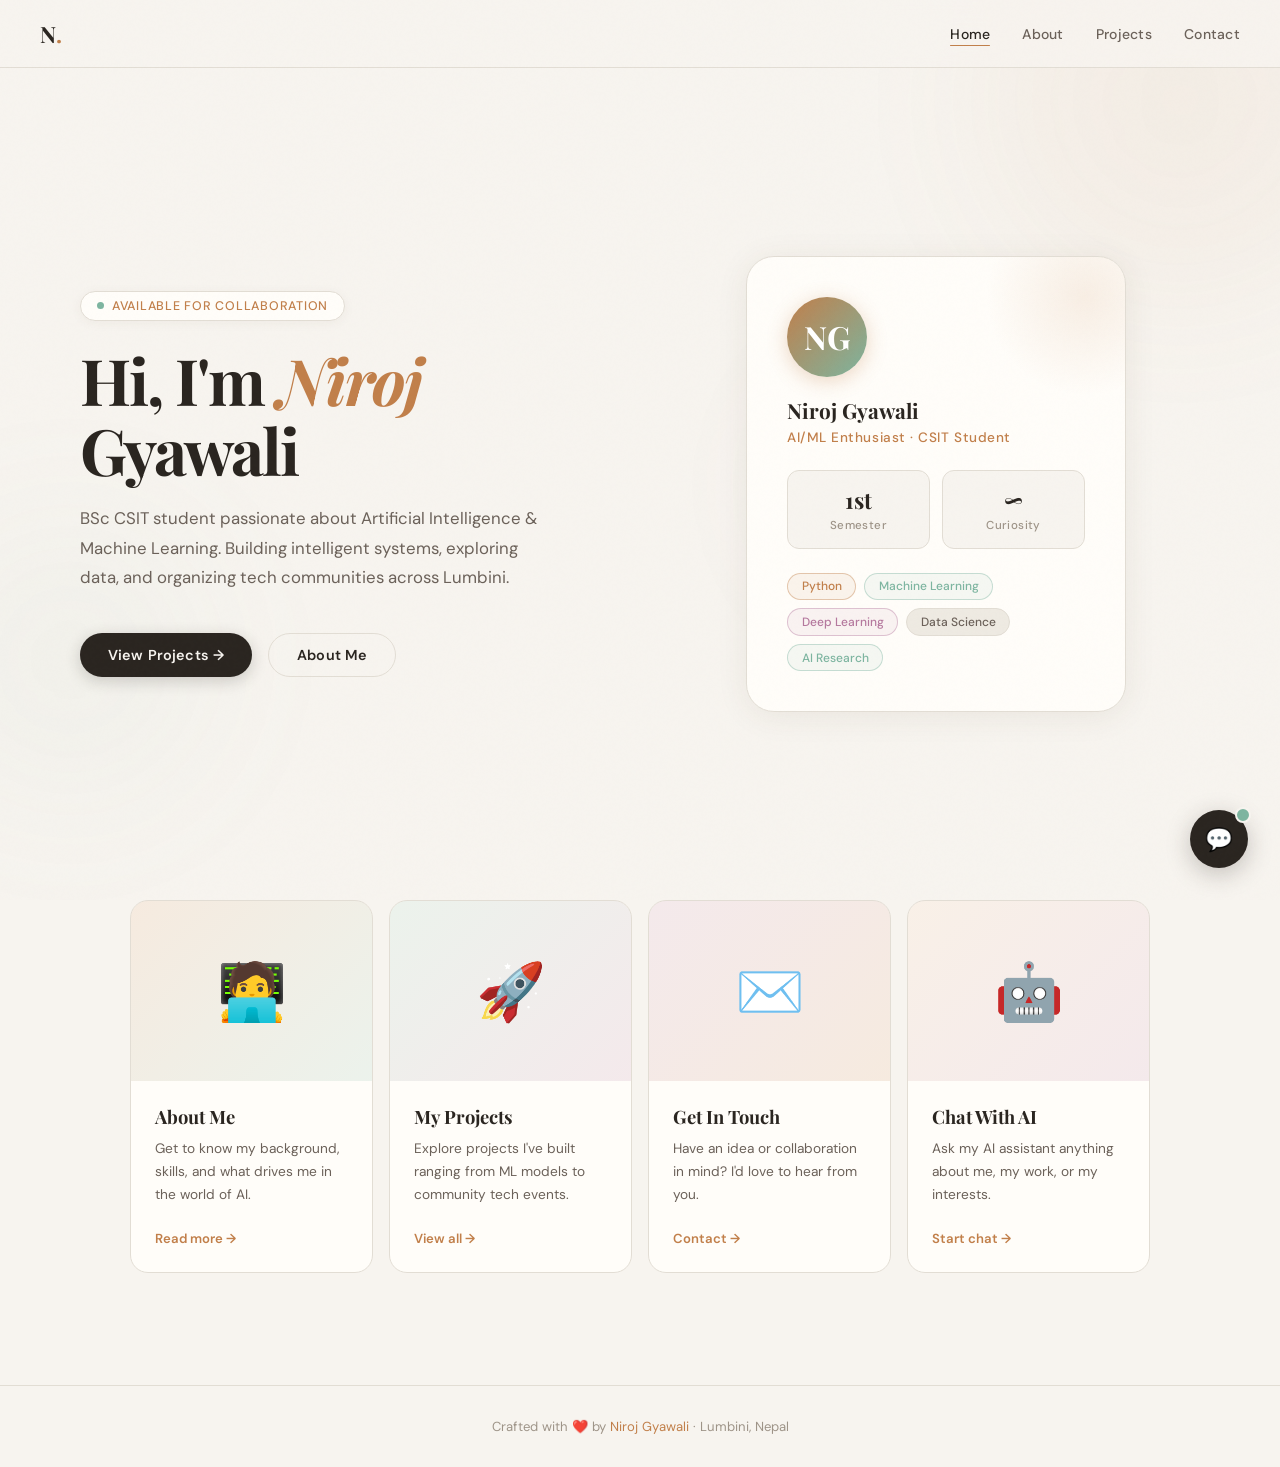
<file: index.html>
<!DOCTYPE html>
<html lang="en">
<head>
  <meta charset="UTF-8" />
  <meta name="viewport" content="width=device-width, initial-scale=1.0"/>
  <title>Niroj Gyawali — AI & Data Science</title>
  <link rel="stylesheet" href="styles.css"/>
</head>
<body>

<!-- AMBIENT ORBS -->
<div class="orbs">
  <div class="orb orb1"></div>
  <div class="orb orb2"></div>
  <div class="orb orb3"></div>
</div>

<!-- NAV -->
<nav id="navbar">
  <a href="#" class="nav-logo" onclick="showPage('home')">N<span>.</span></a>
  <ul class="nav-links">
    <li><a href="#" onclick="showPage('home')" data-page="home" class="active">Home</a></li>
    <li><a href="#" onclick="showPage('about')" data-page="about">About</a></li>
    <li><a href="#" onclick="showPage('projects')" data-page="projects">Projects</a></li>
    <li><a href="#" onclick="showPage('contact')" data-page="contact">Contact</a></li>
  </ul>
</nav>

<!-- ════════════════ HOME PAGE ════════════════ -->
<div id="page-home" class="page active">
  <div class="hero">
    <div class="hero-left">
      <div class="hero-badge">
        <span class="dot"></span>
        Available for collaboration
      </div>
      <h1 class="hero-title">
        Hi, I'm <em>Niroj</em><br/>
        Gyawali
      </h1>
      <p class="hero-desc">
        BSc CSIT student passionate about Artificial Intelligence & Machine Learning. 
        Building intelligent systems, exploring data, and organizing tech communities 
        across Lumbini.
      </p>
      <div class="hero-actions">
        <button class="btn btn-primary" onclick="showPage('projects')">
          View Projects →
        </button>
        <button class="btn btn-outline" onclick="showPage('about')">
          About Me
        </button>
      </div>
    </div>

    <div class="hero-visual">
      <div class="hero-card">
        <div class="avatar">NG</div>
        <h3>Niroj Gyawali</h3>
        <div class="role">AI/ML Enthusiast · CSIT Student</div>
        <div class="stat-row">
          <div class="stat">
            <div class="stat-num">1st</div>
            <div class="stat-label">Semester</div>
          </div>
          <div class="stat">
            <div class="stat-num">∞</div>
            <div class="stat-label">Curiosity</div>
          </div>
        </div>
        <div class="skill-chips">
          <span class="chip warm">Python</span>
          <span class="chip green">Machine Learning</span>
          <span class="chip purple">Deep Learning</span>
          <span class="chip">Data Science</span>
          <span class="chip green">AI Research</span>
        </div>
      </div>
    </div>
  </div>

  <!-- Scroll hint cards -->
  <div class="section" style="padding-top:0">
    <div style="display:grid;grid-template-columns:repeat(auto-fill,minmax(220px,1fr));gap:1rem;">
      <div class="project-card" onclick="showPage('about')" style="cursor:pointer">
        <div class="project-thumb t1">🧑‍💻</div>
        <div class="project-body">
          <h3>About Me</h3>
          <p>Get to know my background, skills, and what drives me in the world of AI.</p>
          <span class="project-link">Read more →</span>
        </div>
      </div>
      <div class="project-card" onclick="showPage('projects')">
        <div class="project-thumb t2">🚀</div>
        <div class="project-body">
          <h3>My Projects</h3>
          <p>Explore projects I've built ranging from ML models to community tech events.</p>
          <span class="project-link">View all →</span>
        </div>
      </div>
      <div class="project-card" onclick="showPage('contact')">
        <div class="project-thumb t3">✉️</div>
        <div class="project-body">
          <h3>Get In Touch</h3>
          <p>Have an idea or collaboration in mind? I'd love to hear from you.</p>
          <span class="project-link">Contact →</span>
        </div>
      </div>
      <div class="project-card" onclick="openChat()">
        <div class="project-thumb t4">🤖</div>
        <div class="project-body">
          <h3>Chat With AI</h3>
          <p>Ask my AI assistant anything about me, my work, or my interests.</p>
          <span class="project-link">Start chat →</span>
        </div>
      </div>
    </div>
  </div>

  <footer>
    Crafted with ❤️ by <span>Niroj Gyawali</span> · Lumbini, Nepal
  </footer>
</div>

<!-- ════════════════ ABOUT PAGE ════════════════ -->
<div id="page-about" class="page">
  <div class="section">
    <div class="section-label">The Person Behind the Code</div>
    <h2 class="section-title">About Me</h2>
    <p class="section-subtitle">A curious mind, a learner, a builder — driven by the limitless possibilities of AI.</p>

    <div class="about-grid">
      <div>
        <div class="about-card">
          <div class="about-avatar">NG</div>
          <h2>Niroj Gyawali</h2>
          <div class="role-tag">BSc CSIT · 1st Semester</div>
          <ul class="info-list">
            <li><span class="icon">📍</span> <div><strong>Location</strong><br/>Lumbini, Nepal</div></li>
            <li><span class="icon">🎓</span> <div><strong>Education</strong><br/>BSc CSIT — 1st Semester</div></li>
            <li><span class="icon">🔬</span> <div><strong>Interest</strong><br/>AI / ML & IT Projects</div></li>
            <li><span class="icon">🎪</span> <div><strong>Role</strong><br/>Organizer, Lumbini Tech Month</div></li>
            <li><span class="icon">🌐</span> <div><strong>Status</strong><br/>Open to collaboration</div></li>
          </ul>
        </div>
      </div>

      <div class="about-content">
        <h3>Who I Am</h3>
        <p>
          I'm Niroj Gyawali, a first-semester BSc CSIT student with a deep passion for
          Artificial Intelligence and Machine Learning. My journey into tech started with
          curiosity — wondering how machines can learn, think, and solve real-world problems.
        </p>
        <p>
          Beyond academics, I'm actively involved in building and nurturing a tech community
          in Lumbini. As an organizer of <strong>Lumbini Tech Month</strong>, I help connect
          students and professionals with learning opportunities in various IT fields.
        </p>

        <h3>Skills & Technologies</h3>
        <div class="skills-grid">
          <div class="skill-item">
            <div class="skill-name"><span>Python</span><span>85%</span></div>
            <div class="skill-bar"><div class="skill-fill" style="width:85%"></div></div>
          </div>
          <div class="skill-item">
            <div class="skill-name"><span>Machine Learning</span><span>75%</span></div>
            <div class="skill-bar"><div class="skill-fill" style="width:75%"></div></div>
          </div>
          <div class="skill-item">
            <div class="skill-name"><span>Data Analysis</span><span>70%</span></div>
            <div class="skill-bar"><div class="skill-fill" style="width:70%"></div></div>
          </div>
          <div class="skill-item">
            <div class="skill-name"><span>Deep Learning</span><span>60%</span></div>
            <div class="skill-bar"><div class="skill-fill" style="width:60%"></div></div>
          </div>
          <div class="skill-item">
            <div class="skill-name"><span>Web Development</span><span>65%</span></div>
            <div class="skill-bar"><div class="skill-fill" style="width:65%"></div></div>
          </div>
          <div class="skill-item">
            <div class="skill-name"><span>Git & GitHub</span><span>72%</span></div>
            <div class="skill-bar"><div class="skill-fill" style="width:72%"></div></div>
          </div>
        </div>

        <h3>My Journey</h3>
        <div class="timeline">
          <div class="timeline-item">
            <div class="timeline-year">2024 — Present</div>
            <h4>BSc CSIT — 1st Semester</h4>
            <p>Started my formal journey in Computer Science & IT, diving deep into programming, data structures, and emerging technologies.</p>
          </div>
          <div class="timeline-item">
            <div class="timeline-year">2024 — Present</div>
            <h4>Organizer · Lumbini Tech Month</h4>
            <p>Co-organizing Lumbini Tech Month — a regional initiative that brings IT learning, workshops, and networking to participants across Lumbini Province.</p>
          </div>
          <div class="timeline-item">
            <div class="timeline-year">2023 — Present</div>
            <h4>Self-Learning AI & ML</h4>
            <p>Independently studying machine learning, neural networks, and data science through online resources, projects, and experimentation.</p>
          </div>
        </div>

        <h3>What Drives Me</h3>
        <p>
          I believe technology, especially AI, has the power to transform lives — particularly
          in communities where access to quality education and resources is limited.
          My goal is to bridge that gap by building tools, sharing knowledge, and creating
          opportunities for others in the tech space.
        </p>
      </div>
    </div>
  </div>
  <footer>Crafted with ❤️ by <span>Niroj Gyawali</span> · Lumbini, Nepal</footer>
</div>

<!-- ════════════════ PROJECTS PAGE ════════════════ -->
<div id="page-projects" class="page">
  <div class="section">
    <div class="projects-header">
      <div class="section-label">What I've Built</div>
      <h2 class="section-title">Projects & Work</h2>
      <p class="section-subtitle">A collection of projects I've built, contributed to, and explored as part of my learning journey.</p>
    </div>

    <div class="projects-grid">
      <div class="project-card">
        <div class="project-thumb t1">🧠</div>
        <div class="project-body">
          <div class="project-tags">
            <span class="project-tag">Python</span>
            <span class="project-tag">ML</span>
          </div>
          <h3>Sentiment Analysis Model</h3>
          <p>A Natural Language Processing project that classifies text sentiment using machine learning techniques and trained on custom datasets.</p>
          <a href="#" class="project-link">View Project →</a>
        </div>
      </div>

      <div class="project-card">
        <div class="project-thumb t2">📊</div>
        <div class="project-body">
          <div class="project-tags">
            <span class="project-tag">Data Science</span>
            <span class="project-tag">Pandas</span>
          </div>
          <h3>Data Visualization Dashboard</h3>
          <p>An interactive dashboard for exploring datasets with clean charts, filters, and real-time analytics built with Python and visualization libraries.</p>
          <a href="#" class="project-link">View Project →</a>
        </div>
      </div>

      <div class="project-card">
        <div class="project-thumb t3">🌐</div>
        <div class="project-body">
          <div class="project-tags">
            <span class="project-tag">Community</span>
            <span class="project-tag">Event Tech</span>
          </div>
          <h3>Lumbini Tech Month</h3>
          <p>Organized and managed the tech infrastructure for Lumbini Tech Month — a regional event empowering students with IT skills and community connections.</p>
          <a href="#" class="project-link">Learn More →</a>
        </div>
      </div>

      <div class="project-card">
        <div class="project-thumb t4">🤖</div>
        <div class="project-body">
          <div class="project-tags">
            <span class="project-tag">AI</span>
            <span class="project-tag">Chatbot</span>
          </div>
          <h3>Personal AI Chatbot</h3>
          <p>An AI-powered chatbot connected to Hugging Face that answers questions about my background, work, and interests in real time.</p>
          <a href="#" class="project-link" onclick="openChat()">Try Chatbot →</a>
        </div>
      </div>

      <div class="project-card" style="border-style:dashed;opacity:0.65">
        <div class="project-thumb t1">➕</div>
        <div class="project-body">
          <div class="project-tags"><span class="project-tag">Coming Soon</span></div>
          <h3>More Projects Loading...</h3>
          <p>Currently working on exciting new projects. Check back soon or reach out to collaborate!</p>
          <a href="#" class="project-link" onclick="showPage('contact')">Collaborate →</a>
        </div>
      </div>
    </div>
  </div>
  <footer>Crafted with ❤️ by <span>Niroj Gyawali</span> · Lumbini, Nepal</footer>
</div>

<!-- ════════════════ CONTACT PAGE ════════════════ -->
<div id="page-contact" class="page">
  <div class="section">
    <div class="section-label">Let's Connect</div>
    <h2 class="section-title">Get In Touch</h2>
    <p class="section-subtitle">Have a project idea, want to collaborate, or just want to say hello? I'm always open to conversations.</p>

    <div class="contact-grid">
      <div class="contact-info">
        <h3>Let's build something together</h3>
        <p>
          Whether you're a fellow student, a developer, or someone curious about AI — 
          I'd love to connect. Drop me a message and I'll get back to you as soon as possible.
        </p>
        <div class="contact-links">
          <a href="mailto:niroj@example.com" class="contact-item">
            <div class="contact-icon">📧</div>
            <div class="contact-item-text">
              <strong>Email</strong>
              <span>niroj@example.com</span>
            </div>
          </a>
          <a href="#" class="contact-item">
            <div class="contact-icon">💼</div>
            <div class="contact-item-text">
              <strong>LinkedIn</strong>
              <span>linkedin.com/in/nirojgyawali</span>
            </div>
          </a>
          <a href="#" class="contact-item">
            <div class="contact-icon">🐙</div>
            <div class="contact-item-text">
              <strong>GitHub</strong>
              <span>github.com/nirojgyawali</span>
            </div>
          </a>
          <a href="#" class="contact-item">
            <div class="contact-icon">🌐</div>
            <div class="contact-item-text">
              <strong>Lumbini Tech Month</strong>
              <span>Lumbini Province, Nepal</span>
            </div>
          </a>
        </div>
      </div>

      <div class="contact-form">
        <h3 style="font-family:'Playfair Display',serif;font-size:1.2rem;margin-bottom:1.5rem;">Send a Message</h3>
        <div class="form-group">
          <label>Your Name</label>
          <input type="text" placeholder="What should I call you?" id="cf-name"/>
        </div>
        <div class="form-group">
          <label>Email Address</label>
          <input type="email" placeholder="your@email.com" id="cf-email"/>
        </div>
        <div class="form-group">
          <label>Subject</label>
          <input type="text" placeholder="What's this about?" id="cf-subject"/>
        </div>
        <div class="form-group">
          <label>Message</label>
          <textarea placeholder="Tell me more..." id="cf-message"></textarea>
        </div>
        <button class="btn btn-primary" style="width:100%;justify-content:center" onclick="sendMessage()">
          Send Message ✉️
        </button>
        <p id="form-status" style="text-align:center;font-size:0.82rem;margin-top:0.75rem;color:var(--accent2);display:none;">
          ✅ Message sent! I'll get back to you soon.
        </p>
      </div>
    </div>
  </div>
  <footer>Crafted with ❤️ by <span>Niroj Gyawali</span> · Lumbini, Nepal</footer>
</div>

<!-- ════════════════ CHATBOT ════════════════ -->
<!-- Chat window is OUTSIDE chatbot-launcher and fixed to viewport -->
<div class="chat-window" id="chatWindow">
  <div class="chat-header">
    <div class="chat-header-avatar">N</div>
    <div class="chat-header-info">
      <strong>Niroj's AI Assistant</strong>
      <span>Powered by AI · Always here</span>
    </div>
    <button class="chat-header-close" onclick="closeChat()">✕</button>
  </div>
  <div class="chat-messages" id="chatMessages">
    <div class="msg bot">
      <div class="msg-avatar">🤖</div>
      <div class="msg-bubble">
        Hi there! 👋 I'm Niroj's AI assistant. Ask me anything about Niroj — his background, skills, projects, or just say hi!
      </div>
    </div>
  </div>
  <div class="suggestions" id="suggestions">
    <span class="suggestion" onclick="suggestMsg(this)">Who is Niroj?</span>
    <span class="suggestion" onclick="suggestMsg(this)">What time is it?</span>
    <span class="suggestion" onclick="suggestMsg(this)">Today's date?</span>
    <span class="suggestion" onclick="suggestMsg(this)">His projects?</span>
  </div>
  <div class="chat-input-area">
    <input type="text" class="chat-input" id="chatInput" placeholder="Ask me anything..." onkeydown="if(event.key==='Enter')sendChat()"/>
    <button class="chat-send" onclick="sendChat()">➤</button>
  </div>
</div>

<div class="chatbot-launcher">
  <button class="chat-toggle" onclick="toggleChat()" id="chatToggle">
    💬
    <span class="badge"></span>
  </button>
</div>

<script>
// ── PAGE NAVIGATION ──
function showPage(name) {
  document.querySelectorAll('.page').forEach(p => p.classList.remove('active'));
  document.getElementById('page-' + name).classList.add('active');
  document.querySelectorAll('.nav-links a').forEach(a => {
    a.classList.toggle('active', a.dataset.page === name);
  });
  window.scrollTo({ top: 0, behavior: 'smooth' });
}

// ── NAVBAR SCROLL ──
window.addEventListener('scroll', () => {
  document.getElementById('navbar').classList.toggle('scrolled', window.scrollY > 20);
});

// ── CONTACT FORM ──
function sendMessage() {
  const name = document.getElementById('cf-name').value;
  const email = document.getElementById('cf-email').value;
  const msg = document.getElementById('cf-message').value;
  if (!name || !email || !msg) { alert('Please fill in all required fields.'); return; }
  const status = document.getElementById('form-status');
  status.style.display = 'block';
  document.getElementById('cf-name').value = '';
  document.getElementById('cf-email').value = '';
  document.getElementById('cf-subject').value = '';
  document.getElementById('cf-message').value = '';
}

// ── CHATBOT ──
let chatOpen = false;

function toggleChat() {
  chatOpen = !chatOpen;
  const win = document.getElementById('chatWindow');
  const btn = document.getElementById('chatToggle');
  win.classList.toggle('open', chatOpen);
  btn.innerHTML = chatOpen ? '✕<span class="badge"></span>' : '💬<span class="badge"></span>';
  if (chatOpen) document.getElementById('chatInput').focus();
}
function openChat() {
  if (!chatOpen) toggleChat();
}
function closeChat() {
  if (chatOpen) toggleChat();
}

function suggestMsg(el) {
  document.getElementById('chatInput').value = el.textContent;
  sendChat();
}

// Navigation keywords
const navKeywords = {
  about: ['about', 'niroj', 'who is', 'background', 'person', 'biography', 'lumbini tech month'],
  projects: ['project', 'built', 'work', 'portfolio', 'code'],
  contact: ['contact', 'email', 'reach', 'connect', 'message']
};

// AI Knowledge base about Niroj
const knowledge = {
  niroj: "Niroj Gyawali is a first-semester BSc CSIT student passionate about Artificial Intelligence and Machine Learning. He's from Lumbini, Nepal, and is actively involved in tech community building.",
  skills: "Niroj is skilled in Python, Machine Learning, Deep Learning, Data Science, and Web Development. He's currently expanding his knowledge in AI/ML and data-driven projects.",
  education: "Niroj is currently in the 1st semester of BSc CSIT (Bachelor of Science in Computer Science and Information Technology).",
  lumbini: "Niroj is an organizer of Lumbini Tech Month — a regional tech initiative in Lumbini Province, Nepal, where participants learn different IT-related courses and skills.",
  projects: "Niroj has worked on a Sentiment Analysis Model, Data Visualization Dashboard, and the Lumbini Tech Month initiative. He's also building this AI-powered portfolio chatbot!",
  contact: "You can reach Niroj via email at niroj@example.com, on LinkedIn at linkedin.com/in/nirojgyawali, or on GitHub at github.com/nirojgyawali.",
  interests: "Niroj is deeply interested in AI, Machine Learning, and various IT-related projects. He's passionate about using technology to create meaningful change in his community.",
};

function getLocalResponse(text) {
  const t = text.toLowerCase();
  const now = new Date();

  if (t.includes('time') || t.includes('what time')) {
    return "🕐 Current time: <strong>" + now.toLocaleTimeString('en-US', {hour:'2-digit', minute:'2-digit', second:'2-digit'}) + "</strong>";
  }
  if (t.includes('today') && (t.includes('date') || t.includes('day'))) {
    return "📅 Today is <strong>" + now.toLocaleDateString('en-US', {weekday:'long', year:'numeric', month:'long', day:'numeric'}) + "</strong>";
  }
  if (t.includes('date') || t.includes('what day') || t.includes('which date')) {
    return "📅 Today's date is <strong>" + now.toLocaleDateString('en-US', {weekday:'long', year:'numeric', month:'long', day:'numeric'}) + "</strong>";
  }
  if (t.includes('day') && (t.includes('today') || t.includes('current') || t.includes('which'))) {
    return "📆 Today is <strong>" + now.toLocaleDateString('en-US', {weekday:'long'}) + "</strong>, " + now.toLocaleDateString('en-US', {month:'long', day:'numeric', year:'numeric'});
  }
  if (t.includes('year')) {
    return "📅 The current year is <strong>" + now.getFullYear() + "</strong>.";
  }
  if (t.includes('month')) {
    return "📅 The current month is <strong>" + now.toLocaleDateString('en-US', {month:'long'}) + "</strong>.";
  }
  if (t.includes('good morning') || t.includes('good afternoon') || t.includes('good evening') || t.includes('good night')) {
    const hour = now.getHours();
    const greeting = hour < 12 ? "Good morning" : hour < 17 ? "Good afternoon" : hour < 21 ? "Good evening" : "Good night";
    return greeting + "! 👋 Hope you're having a great " + now.toLocaleDateString('en-US', {weekday:'long'}) + "! How can I help you?";
  }
  if (t.includes('hello') || t.includes('hi') || t.includes('hey')) {
    return "Hello! 👋 I'm Niroj's AI assistant. Ask me anything — about Niroj, or anything else like the time, date, coding questions, and more!";
  }
  if (t.includes('who is niroj') || t.includes('tell me about niroj') || t.includes('about niroj')) return knowledge.niroj;
  if (t.includes('skill') || t.includes('tech stack')) return knowledge.skills;
  if (t.includes('education') || t.includes('study') || t.includes('college') || t.includes('csit') || t.includes('student')) return knowledge.education;
  if (t.includes('lumbini') || t.includes('tech month') || t.includes('organiz')) return knowledge.lumbini;
  if (t.includes('contact') || t.includes('email') || t.includes('reach') || t.includes('linkedin') || t.includes('github')) return knowledge.contact;
  if (t.includes('interest') || t.includes('hobby') || t.includes('passion')) return knowledge.interests;

  return null;
}

function detectNavigation(text) {
  const t = text.toLowerCase();
  for (const [page, words] of Object.entries(navKeywords)) {
    if (words.some(w => t.includes(w))) return page;
  }
  return null;
}

async function sendChat() {
  const input = document.getElementById('chatInput');
  const text = input.value.trim();
  if (!text) return;

  input.value = '';
  appendMsg('user', text);
  document.getElementById('suggestions').style.display = 'none';

  const typingId = appendTyping();
  const navTo = detectNavigation(text);

  try {
    const reply = await callHuggingFace(text);
    removeTyping(typingId);
    appendMsg('bot', reply);
    if (navTo) {
      setTimeout(() => {
        appendMsg('bot', `📌 Opening the <strong>${navTo}</strong> section for you...`);
        setTimeout(() => showPage(navTo), 800);
      }, 600);
    }
  } catch(e) {
    removeTyping(typingId);
    const localReply = getLocalResponse(text);
    if (localReply) {
      appendMsg('bot', localReply + "<br><small style='color:var(--text3)'>⚡ offline mode</small>");
    } else {
      appendMsg('bot', "⚠️ Cannot reach the AI backend. Make sure <code>uvicorn main:app --reload --port 8000</code> is running and your HF token is in <code>.env</code>.");
    }
    console.error("Backend error:", e);
  }
}

const BACKEND_URL = "";
let chatHistory = [];

async function callHuggingFace(userText) {
  const response = await fetch(`${BACKEND_URL}/chat`, {
    method: "POST",
    headers: { "Content-Type": "application/json" },
    body: JSON.stringify({
      message: userText,
      history: chatHistory
    })
  });

  if (!response.ok) {
    const err = await response.json();
    if (response.status === 503) {
      return "⏳ The AI model is warming up (this takes ~20 seconds on first load). Please try again in a moment!";
    }
    throw new Error(err.detail || "Backend error");
  }

  const data = await response.json();
  chatHistory.push({ role: "user", content: userText });
  chatHistory.push({ role: "assistant", content: data.reply });
  if (chatHistory.length > 20) chatHistory = chatHistory.slice(-20);

  return data.reply;
}

function appendMsg(role, html) {
  const msgs = document.getElementById('chatMessages');
  const div = document.createElement('div');
  div.className = `msg ${role}`;
  div.innerHTML = `
    <div class="msg-avatar">${role === 'bot' ? '🤖' : 'You'}</div>
    <div class="msg-bubble">${html}</div>
  `;
  msgs.appendChild(div);
  msgs.scrollTop = msgs.scrollHeight;
}

let typingCounter = 0;
function appendTyping() {
  const id = 'typing-' + (++typingCounter);
  const msgs = document.getElementById('chatMessages');
  const div = document.createElement('div');
  div.className = 'msg bot';
  div.id = id;
  div.innerHTML = `
    <div class="msg-avatar">🤖</div>
    <div class="msg-bubble">
      <div class="typing-indicator">
        <div class="typing-dot"></div>
        <div class="typing-dot"></div>
        <div class="typing-dot"></div>
      </div>
    </div>
  `;
  msgs.appendChild(div);
  msgs.scrollTop = msgs.scrollHeight;
  return id;
}
function removeTyping(id) {
  const el = document.getElementById(id);
  if (el) el.remove();
}
</script>
</body>
</html>
</file>
<file: styles.css>
@import url('https://fonts.googleapis.com/css2?family=Playfair+Display:ital,wght@0,400;0,600;0,700;1,400&family=DM+Sans:wght@300;400;500;600&family=DM+Mono:wght@400;500&display=swap');

:root {
  --bg: #f7f4ef;
  --bg2: #eeeae2;
  --surface: #fffdf9;
  --surface2: #f0ece4;
  --border: #e2ddd4;
  --text: #2a2520;
  --text2: #6b6159;
  --text3: #9e9488;
  --accent: #c17f4a;
  --accent2: #7db5a0;
  --accent3: #b5789e;
  --glow: rgba(193,127,74,0.15);
  --radius: 18px;
  --shadow: 0 4px 32px rgba(80,60,40,0.08);
  --shadow2: 0 2px 12px rgba(80,60,40,0.05);
}

*, *::before, *::after { box-sizing: border-box; margin: 0; padding: 0; }

html { scroll-behavior: smooth; }

body {
  font-family: 'DM Sans', sans-serif;
  background: var(--bg);
  color: var(--text);
  min-height: 100vh;
  overflow-x: hidden;
}

/* ── NOISE TEXTURE OVERLAY ── */
body::before {
  content: '';
  position: fixed;
  inset: 0;
  background-image: url("data:image/svg+xml,%3Csvg viewBox='0 0 256 256' xmlns='http://www.w3.org/2000/svg'%3E%3Cfilter id='noise'%3E%3CfeTurbulence type='fractalNoise' baseFrequency='0.9' numOctaves='4' stitchTiles='stitch'/%3E%3C/filter%3E%3Crect width='100%25' height='100%25' filter='url(%23noise)' opacity='0.03'/%3E%3C/svg%3E");
  pointer-events: none;
  z-index: 9999;
  opacity: 0.4;
}

/* ── SCROLLBAR ── */
::-webkit-scrollbar { width: 6px; }
::-webkit-scrollbar-track { background: var(--bg); }
::-webkit-scrollbar-thumb { background: var(--border); border-radius: 99px; }

/* ── NAV ── */
nav {
  position: fixed;
  top: 0; left: 0; right: 0;
  z-index: 1000;
  padding: 0 2.5rem;
  height: 68px;
  display: flex;
  align-items: center;
  justify-content: space-between;
  background: rgba(247,244,239,0.85);
  backdrop-filter: blur(20px);
  border-bottom: 1px solid var(--border);
  transition: box-shadow 0.3s;
}
nav.scrolled { box-shadow: var(--shadow); }

.nav-logo {
  font-family: 'Playfair Display', serif;
  font-size: 1.4rem;
  font-weight: 700;
  color: var(--text);
  text-decoration: none;
  letter-spacing: -0.02em;
}
.nav-logo span { color: var(--accent); }

.nav-links {
  display: flex;
  gap: 2rem;
  list-style: none;
}
.nav-links a {
  font-size: 0.875rem;
  font-weight: 500;
  color: var(--text2);
  text-decoration: none;
  letter-spacing: 0.02em;
  position: relative;
  transition: color 0.2s;
}
.nav-links a::after {
  content: '';
  position: absolute;
  bottom: -3px; left: 0;
  width: 0; height: 1.5px;
  background: var(--accent);
  border-radius: 99px;
  transition: width 0.3s cubic-bezier(.4,0,.2,1);
}
.nav-links a:hover { color: var(--text); }
.nav-links a:hover::after, .nav-links a.active::after { width: 100%; }
.nav-links a.active { color: var(--text); }

/* ── PAGES ── */
.page {
  display: none;
  min-height: 100vh;
  padding-top: 68px;
  animation: fadeUp 0.5s cubic-bezier(.4,0,.2,1) both;
}
.page.active { display: block; }

@keyframes fadeUp {
  from { opacity: 0; transform: translateY(24px); }
  to   { opacity: 1; transform: translateY(0); }
}

/* ── HERO ── */
.hero {
  min-height: calc(100vh - 68px);
  display: grid;
  grid-template-columns: 1fr 1fr;
  align-items: center;
  gap: 4rem;
  max-width: 1200px;
  margin: 0 auto;
  padding: 4rem 2.5rem;
}

.hero-badge {
  display: inline-flex;
  align-items: center;
  gap: 0.5rem;
  background: var(--surface);
  border: 1px solid var(--border);
  border-radius: 99px;
  padding: 0.35rem 1rem;
  font-size: 0.78rem;
  font-weight: 500;
  color: var(--accent);
  letter-spacing: 0.06em;
  text-transform: uppercase;
  margin-bottom: 1.5rem;
  box-shadow: var(--shadow2);
}
.hero-badge .dot {
  width: 7px; height: 7px;
  border-radius: 50%;
  background: var(--accent2);
  animation: pulse 2s ease-in-out infinite;
}
@keyframes pulse {
  0%,100% { opacity: 1; transform: scale(1); }
  50% { opacity: 0.5; transform: scale(0.8); }
}

.hero-title {
  font-family: 'Playfair Display', serif;
  font-size: clamp(2.8rem, 5vw, 4.2rem);
  line-height: 1.1;
  letter-spacing: -0.03em;
  margin-bottom: 1.2rem;
  color: var(--text);
}
.hero-title em {
  font-style: italic;
  color: var(--accent);
}

.hero-desc {
  font-size: 1.05rem;
  line-height: 1.75;
  color: var(--text2);
  max-width: 480px;
  margin-bottom: 2.5rem;
}

.hero-actions {
  display: flex;
  gap: 1rem;
  flex-wrap: wrap;
}

.btn {
  display: inline-flex;
  align-items: center;
  gap: 0.5rem;
  padding: 0.75rem 1.75rem;
  border-radius: 99px;
  font-size: 0.9rem;
  font-weight: 600;
  cursor: pointer;
  transition: all 0.25s cubic-bezier(.4,0,.2,1);
  text-decoration: none;
  border: none;
  font-family: 'DM Sans', sans-serif;
  letter-spacing: 0.01em;
}
.btn-primary {
  background: var(--text);
  color: var(--bg);
  box-shadow: 0 4px 16px rgba(42,37,32,0.2);
}
.btn-primary:hover {
  background: var(--accent);
  transform: translateY(-2px);
  box-shadow: 0 8px 24px rgba(193,127,74,0.3);
}
.btn-outline {
  background: transparent;
  color: var(--text);
  border: 1.5px solid var(--border);
}
.btn-outline:hover {
  border-color: var(--text);
  transform: translateY(-2px);
  box-shadow: var(--shadow2);
}

/* HERO VISUAL */
.hero-visual {
  position: relative;
  display: flex;
  justify-content: center;
  align-items: center;
}
.hero-card {
  background: var(--surface);
  border: 1px solid var(--border);
  border-radius: 28px;
  padding: 2.5rem;
  width: 100%;
  max-width: 380px;
  box-shadow: var(--shadow);
  position: relative;
  overflow: hidden;
}
.hero-card::before {
  content: '';
  position: absolute;
  top: -60px; right: -60px;
  width: 200px; height: 200px;
  border-radius: 50%;
  background: radial-gradient(circle, rgba(193,127,74,0.12), transparent 70%);
}

.avatar {
  width: 80px; height: 80px;
  border-radius: 50%;
  background: linear-gradient(135deg, var(--accent), var(--accent2));
  display: flex;
  align-items: center;
  justify-content: center;
  font-family: 'Playfair Display', serif;
  font-size: 2rem;
  font-weight: 700;
  color: white;
  margin-bottom: 1.2rem;
  box-shadow: 0 4px 20px rgba(193,127,74,0.3);
}

.hero-card h3 {
  font-family: 'Playfair Display', serif;
  font-size: 1.3rem;
  margin-bottom: 0.3rem;
}
.hero-card .role {
  font-size: 0.85rem;
  color: var(--accent);
  font-weight: 500;
  letter-spacing: 0.04em;
  margin-bottom: 1.5rem;
}

.stat-row {
  display: grid;
  grid-template-columns: 1fr 1fr;
  gap: 0.75rem;
  margin-bottom: 1.5rem;
}
.stat {
  background: var(--bg);
  border-radius: 12px;
  padding: 0.9rem;
  text-align: center;
  border: 1px solid var(--border);
}
.stat-num {
  font-family: 'Playfair Display', serif;
  font-size: 1.4rem;
  font-weight: 700;
  color: var(--text);
}
.stat-label {
  font-size: 0.72rem;
  color: var(--text3);
  margin-top: 0.2rem;
  font-weight: 500;
  letter-spacing: 0.03em;
}

.skill-chips {
  display: flex;
  flex-wrap: wrap;
  gap: 0.5rem;
}
.chip {
  padding: 0.3rem 0.85rem;
  border-radius: 99px;
  font-size: 0.75rem;
  font-weight: 500;
  border: 1px solid var(--border);
  background: var(--bg2);
  color: var(--text2);
  transition: all 0.2s;
}
.chip:hover {
  border-color: var(--accent);
  color: var(--accent);
  background: var(--surface);
}
.chip.green { border-color: rgba(125,181,160,0.4); color: var(--accent2); background: rgba(125,181,160,0.08); }
.chip.purple { border-color: rgba(181,120,158,0.4); color: var(--accent3); background: rgba(181,120,158,0.08); }
.chip.warm { border-color: rgba(193,127,74,0.4); color: var(--accent); background: rgba(193,127,74,0.08); }

/* ── FLOATING ORBS ── */
.orbs {
  position: fixed;
  inset: 0;
  pointer-events: none;
  z-index: 0;
  overflow: hidden;
}
.orb {
  position: absolute;
  border-radius: 50%;
  filter: blur(80px);
  opacity: 0.35;
  animation: floatOrb 12s ease-in-out infinite;
}
.orb1 { width: 400px; height: 400px; background: rgba(193,127,74,0.15); top: -100px; right: -100px; animation-delay: 0s; }
.orb2 { width: 300px; height: 300px; background: rgba(125,181,160,0.12); bottom: 10%; left: -80px; animation-delay: -4s; }
.orb3 { width: 250px; height: 250px; background: rgba(181,120,158,0.1); top: 40%; right: 20%; animation-delay: -8s; }

@keyframes floatOrb {
  0%,100% { transform: translate(0,0) scale(1); }
  33% { transform: translate(30px,-20px) scale(1.05); }
  66% { transform: translate(-20px,15px) scale(0.97); }
}

/* ── SECTION COMMON ── */
.section {
  max-width: 1100px;
  margin: 0 auto;
  padding: 5rem 2.5rem;
  position: relative;
  z-index: 1;
}

.section-label {
  font-size: 0.75rem;
  font-weight: 600;
  letter-spacing: 0.15em;
  text-transform: uppercase;
  color: var(--accent);
  margin-bottom: 0.75rem;
}
.section-title {
  font-family: 'Playfair Display', serif;
  font-size: clamp(2rem, 3.5vw, 2.8rem);
  line-height: 1.2;
  letter-spacing: -0.02em;
  margin-bottom: 1rem;
}
.section-subtitle {
  font-size: 1rem;
  color: var(--text2);
  line-height: 1.7;
  max-width: 560px;
}

/* ── ABOUT PAGE ── */
.about-grid {
  display: grid;
  grid-template-columns: 1fr 1.4fr;
  gap: 4rem;
  align-items: start;
  margin-top: 3rem;
}
.about-card {
  background: var(--surface);
  border: 1px solid var(--border);
  border-radius: var(--radius);
  padding: 2.5rem;
  box-shadow: var(--shadow);
  position: sticky;
  top: 88px;
}
.about-avatar {
  width: 100px; height: 100px;
  border-radius: 50%;
  background: linear-gradient(135deg, var(--accent), var(--accent2));
  display: flex;
  align-items: center;
  justify-content: center;
  font-family: 'Playfair Display', serif;
  font-size: 2.5rem;
  font-weight: 700;
  color: white;
  margin: 0 auto 1.5rem;
  box-shadow: 0 6px 24px rgba(193,127,74,0.3);
}
.about-card h2 {
  font-family: 'Playfair Display', serif;
  font-size: 1.5rem;
  text-align: center;
  margin-bottom: 0.4rem;
}
.about-card .role-tag {
  text-align: center;
  font-size: 0.82rem;
  color: var(--accent);
  font-weight: 500;
  letter-spacing: 0.05em;
  margin-bottom: 1.5rem;
}

.info-list { list-style: none; }
.info-list li {
  display: flex;
  align-items: center;
  gap: 0.75rem;
  padding: 0.65rem 0;
  border-bottom: 1px solid var(--border);
  font-size: 0.875rem;
  color: var(--text2);
}
.info-list li:last-child { border-bottom: none; }
.info-list .icon { font-size: 1rem; flex-shrink: 0; }
.info-list strong { color: var(--text); font-weight: 600; }

.about-content h3 {
  font-family: 'Playfair Display', serif;
  font-size: 1.4rem;
  margin-bottom: 1rem;
  margin-top: 2.5rem;
}
.about-content h3:first-child { margin-top: 0; }
.about-content p {
  color: var(--text2);
  line-height: 1.8;
  margin-bottom: 1rem;
  font-size: 0.95rem;
}

.skills-grid {
  display: grid;
  grid-template-columns: 1fr 1fr;
  gap: 1rem;
  margin-top: 1rem;
}
.skill-item {
  background: var(--surface);
  border: 1px solid var(--border);
  border-radius: 12px;
  padding: 1rem 1.2rem;
  transition: all 0.2s;
}
.skill-item:hover {
  border-color: var(--accent);
  box-shadow: var(--shadow2);
  transform: translateY(-2px);
}
.skill-name {
  font-size: 0.85rem;
  font-weight: 600;
  margin-bottom: 0.5rem;
  display: flex;
  justify-content: space-between;
}
.skill-bar {
  height: 4px;
  background: var(--border);
  border-radius: 99px;
  overflow: hidden;
}
.skill-fill {
  height: 100%;
  border-radius: 99px;
  background: linear-gradient(90deg, var(--accent), var(--accent2));
  transition: width 1s cubic-bezier(.4,0,.2,1);
}

.timeline { position: relative; padding-left: 2rem; }
.timeline::before {
  content: '';
  position: absolute;
  left: 0; top: 8px; bottom: 8px;
  width: 1.5px;
  background: linear-gradient(to bottom, var(--accent), var(--accent2));
  border-radius: 99px;
}
.timeline-item {
  position: relative;
  margin-bottom: 2rem;
}
.timeline-item::before {
  content: '';
  position: absolute;
  left: -2.45rem; top: 6px;
  width: 10px; height: 10px;
  border-radius: 50%;
  background: var(--accent);
  border: 2px solid var(--bg);
  box-shadow: 0 0 0 3px rgba(193,127,74,0.2);
}
.timeline-year {
  font-size: 0.72rem;
  font-weight: 600;
  letter-spacing: 0.1em;
  color: var(--accent);
  text-transform: uppercase;
  margin-bottom: 0.3rem;
}
.timeline-item h4 {
  font-weight: 600;
  margin-bottom: 0.3rem;
  font-size: 0.95rem;
}
.timeline-item p {
  font-size: 0.85rem;
  color: var(--text2);
  line-height: 1.65;
  margin: 0 !important;
}

/* ── PROJECTS PAGE ── */
.projects-header { margin-bottom: 3rem; }
.projects-grid {
  display: grid;
  grid-template-columns: repeat(auto-fill, minmax(320px, 1fr));
  gap: 1.5rem;
}
.project-card {
  background: var(--surface);
  border: 1px solid var(--border);
  border-radius: var(--radius);
  overflow: hidden;
  transition: all 0.3s cubic-bezier(.4,0,.2,1);
  cursor: pointer;
}
.project-card:hover {
  transform: translateY(-6px);
  box-shadow: 0 16px 48px rgba(80,60,40,0.12);
  border-color: var(--accent);
}
.project-thumb {
  height: 180px;
  position: relative;
  overflow: hidden;
  display: flex;
  align-items: center;
  justify-content: center;
  font-size: 3.5rem;
}
.project-thumb.t1 { background: linear-gradient(135deg, rgba(193,127,74,0.15), rgba(125,181,160,0.15)); }
.project-thumb.t2 { background: linear-gradient(135deg, rgba(125,181,160,0.15), rgba(181,120,158,0.15)); }
.project-thumb.t3 { background: linear-gradient(135deg, rgba(181,120,158,0.15), rgba(193,127,74,0.15)); }
.project-thumb.t4 { background: linear-gradient(135deg, rgba(193,127,74,0.1), rgba(181,120,158,0.15)); }

.project-body { padding: 1.5rem; }
.project-tags {
  display: flex;
  flex-wrap: wrap;
  gap: 0.4rem;
  margin-bottom: 0.85rem;
}
.project-tag {
  font-size: 0.7rem;
  font-weight: 600;
  letter-spacing: 0.06em;
  text-transform: uppercase;
  padding: 0.2rem 0.65rem;
  border-radius: 99px;
  background: var(--bg2);
  color: var(--text3);
}
.project-body h3 {
  font-family: 'Playfair Display', serif;
  font-size: 1.15rem;
  margin-bottom: 0.5rem;
  line-height: 1.3;
}
.project-body p {
  font-size: 0.855rem;
  color: var(--text2);
  line-height: 1.7;
  margin-bottom: 1.25rem;
}
.project-link {
  display: inline-flex;
  align-items: center;
  gap: 0.4rem;
  font-size: 0.82rem;
  font-weight: 600;
  color: var(--accent);
  text-decoration: none;
  transition: gap 0.2s;
}
.project-link:hover { gap: 0.7rem; }

/* ── CONTACT PAGE ── */
.contact-grid {
  display: grid;
  grid-template-columns: 1fr 1.2fr;
  gap: 3rem;
  margin-top: 3rem;
}
.contact-info h3 {
  font-family: 'Playfair Display', serif;
  font-size: 1.3rem;
  margin-bottom: 1rem;
}
.contact-info p {
  color: var(--text2);
  line-height: 1.75;
  font-size: 0.95rem;
  margin-bottom: 2rem;
}
.contact-links { display: flex; flex-direction: column; gap: 1rem; }
.contact-item {
  display: flex;
  align-items: center;
  gap: 1rem;
  padding: 1rem 1.25rem;
  background: var(--surface);
  border: 1px solid var(--border);
  border-radius: 14px;
  text-decoration: none;
  color: var(--text);
  transition: all 0.2s;
}
.contact-item:hover {
  border-color: var(--accent);
  transform: translateX(4px);
  box-shadow: var(--shadow2);
}
.contact-icon {
  width: 42px; height: 42px;
  border-radius: 10px;
  display: flex;
  align-items: center;
  justify-content: center;
  font-size: 1.2rem;
  background: var(--bg2);
  flex-shrink: 0;
}
.contact-item-text strong { display: block; font-size: 0.9rem; font-weight: 600; }
.contact-item-text span { font-size: 0.8rem; color: var(--text3); }

.contact-form {
  background: var(--surface);
  border: 1px solid var(--border);
  border-radius: var(--radius);
  padding: 2rem;
  box-shadow: var(--shadow);
}
.form-group { margin-bottom: 1.25rem; }
.form-group label {
  display: block;
  font-size: 0.82rem;
  font-weight: 600;
  margin-bottom: 0.4rem;
  color: var(--text2);
  letter-spacing: 0.03em;
}
.form-group input,
.form-group textarea {
  width: 100%;
  background: var(--bg);
  border: 1.5px solid var(--border);
  border-radius: 12px;
  padding: 0.75rem 1rem;
  font-family: 'DM Sans', sans-serif;
  font-size: 0.9rem;
  color: var(--text);
  transition: border-color 0.2s, box-shadow 0.2s;
  outline: none;
  resize: vertical;
}
.form-group input:focus,
.form-group textarea:focus {
  border-color: var(--accent);
  box-shadow: 0 0 0 3px var(--glow);
}
.form-group textarea { min-height: 120px; }

/* ── CHATBOT ── */

/* The launcher only holds the toggle button */
.chatbot-launcher {
  position: fixed;
  bottom: 2rem;
  right: 2rem;
  z-index: 2000;
}

/* The chat window is fixed to the viewport independently */
.chat-window {
  position: fixed;
  bottom: 90px;
  right: 2rem;
  width: 340px;
  height: 460px;
  max-height: calc(100vh - 120px);
  z-index: 1999;
  background: var(--surface);
  border: 1px solid var(--border);
  border-radius: 24px;
  box-shadow: 0 20px 60px rgba(80,60,40,0.15);
  overflow: hidden;
  transform-origin: bottom right;
  transition: transform 0.3s cubic-bezier(.4,0,.2,1), opacity 0.3s cubic-bezier(.4,0,.2,1);
  /* Hidden by default */
  transform: scale(0.8) translateY(20px);
  opacity: 0;
  pointer-events: none;
  display: none;
}
.chat-window.open {
  transform: scale(1) translateY(0);
  opacity: 1;
  pointer-events: all;
  display: flex;
  flex-direction: column;
}

.chat-toggle {
  width: 58px; height: 58px;
  border-radius: 50%;
  background: var(--text);
  color: var(--bg);
  border: none;
  cursor: pointer;
  font-size: 1.4rem;
  display: flex;
  align-items: center;
  justify-content: center;
  box-shadow: 0 6px 24px rgba(42,37,32,0.25);
  transition: all 0.3s cubic-bezier(.4,0,.2,1);
  position: relative;
}
.chat-toggle:hover {
  background: var(--accent);
  transform: scale(1.08);
  box-shadow: 0 8px 32px rgba(193,127,74,0.35);
}
.chat-toggle .badge {
  position: absolute;
  top: -3px; right: -3px;
  width: 16px; height: 16px;
  background: var(--accent2);
  border-radius: 50%;
  border: 2px solid var(--bg);
  animation: pulse 2s ease-in-out infinite;
}

.chat-header {
  padding: 1.1rem 1.3rem;
  background: var(--text);
  color: var(--bg);
  display: flex;
  align-items: center;
  gap: 0.85rem;
}
.chat-header-avatar {
  width: 38px; height: 38px;
  border-radius: 50%;
  background: linear-gradient(135deg, var(--accent), var(--accent2));
  display: flex;
  align-items: center;
  justify-content: center;
  font-size: 1rem;
  font-weight: 700;
  font-family: 'Playfair Display', serif;
  flex-shrink: 0;
}
.chat-header-info strong { font-size: 0.9rem; display: block; }
.chat-header-info span { font-size: 0.72rem; opacity: 0.65; }
.chat-header-close {
  margin-left: auto;
  background: none;
  border: none;
  color: rgba(247,244,239,0.7);
  cursor: pointer;
  font-size: 1.2rem;
  line-height: 1;
  transition: color 0.2s;
}
.chat-header-close:hover { color: var(--bg); }

.chat-messages {
  flex: 1;
  overflow-y: auto;
  padding: 1rem;
  display: flex;
  flex-direction: column;
  gap: 0.75rem;
  min-height: 0;
}
.chat-messages::-webkit-scrollbar { width: 4px; }
.chat-messages::-webkit-scrollbar-thumb { background: var(--border); border-radius: 99px; }

.msg {
  display: flex;
  gap: 0.6rem;
  animation: msgIn 0.3s cubic-bezier(.4,0,.2,1);
}
@keyframes msgIn {
  from { opacity: 0; transform: translateY(8px); }
  to   { opacity: 1; transform: translateY(0); }
}
.msg.user { flex-direction: row-reverse; }
.msg-avatar {
  width: 28px; height: 28px;
  border-radius: 50%;
  display: flex;
  align-items: center;
  justify-content: center;
  font-size: 0.7rem;
  font-weight: 700;
  flex-shrink: 0;
  margin-top: 2px;
}
.msg.bot .msg-avatar { background: var(--bg2); color: var(--text2); border: 1px solid var(--border); }
.msg.user .msg-avatar { background: var(--accent); color: white; }

.msg-bubble {
  max-width: 75%;
  padding: 0.65rem 0.9rem;
  border-radius: 14px;
  font-size: 0.85rem;
  line-height: 1.55;
}
.msg.bot .msg-bubble {
  background: var(--bg2);
  border: 1px solid var(--border);
  border-bottom-left-radius: 4px;
  color: var(--text);
}
.msg.user .msg-bubble {
  background: var(--text);
  color: var(--bg);
  border-bottom-right-radius: 4px;
}

.typing-indicator {
  display: flex;
  gap: 4px;
  align-items: center;
  padding: 0.3rem 0;
}
.typing-dot {
  width: 6px; height: 6px;
  border-radius: 50%;
  background: var(--text3);
  animation: typing 1.2s ease-in-out infinite;
}
.typing-dot:nth-child(2) { animation-delay: 0.2s; }
.typing-dot:nth-child(3) { animation-delay: 0.4s; }
@keyframes typing {
  0%,100% { transform: translateY(0); opacity: 0.5; }
  50% { transform: translateY(-4px); opacity: 1; }
}

.chat-input-area {
  display: flex;
  gap: 0.6rem;
  padding: 0.85rem 1rem;
  border-top: 1px solid var(--border);
  background: var(--bg);
}
.chat-input {
  flex: 1;
  background: var(--surface);
  border: 1.5px solid var(--border);
  border-radius: 99px;
  padding: 0.55rem 1rem;
  font-family: 'DM Sans', sans-serif;
  font-size: 0.85rem;
  color: var(--text);
  outline: none;
  transition: border-color 0.2s;
}
.chat-input:focus { border-color: var(--accent); }
.chat-send {
  width: 38px; height: 38px;
  border-radius: 50%;
  background: var(--text);
  color: var(--bg);
  border: none;
  cursor: pointer;
  display: flex;
  align-items: center;
  justify-content: center;
  font-size: 1rem;
  flex-shrink: 0;
  transition: all 0.2s;
}
.chat-send:hover {
  background: var(--accent);
  transform: scale(1.08);
}

/* ── QUICK SUGGESTIONS ── */
.suggestions {
  display: flex;
  flex-wrap: wrap;
  gap: 0.4rem;
  padding: 0.5rem 1rem;
  border-top: 1px solid var(--border);
}
.suggestion {
  font-size: 0.72rem;
  padding: 0.25rem 0.7rem;
  border-radius: 99px;
  border: 1px solid var(--border);
  background: var(--surface);
  color: var(--text2);
  cursor: pointer;
  transition: all 0.2s;
  white-space: nowrap;
}
.suggestion:hover { border-color: var(--accent); color: var(--accent); }

/* ── FOOTER ── */
footer {
  text-align: center;
  padding: 2rem;
  color: var(--text3);
  font-size: 0.82rem;
  border-top: 1px solid var(--border);
  margin-top: 2rem;
}
footer span { color: var(--accent); }

/* ── RESPONSIVE ── */
@media (max-width: 768px) {
  .hero { grid-template-columns: 1fr; padding: 2rem 1.25rem; gap: 2rem; }
  .hero-visual { order: -1; }
  .about-grid { grid-template-columns: 1fr; }
  .about-card { position: static; }
  .contact-grid { grid-template-columns: 1fr; }
  .skills-grid { grid-template-columns: 1fr; }
  nav { padding: 0 1.25rem; }
  .nav-links { gap: 1.25rem; }
  .section { padding: 3rem 1.25rem; }
  .chat-window { width: calc(100vw - 2rem); right: 1rem; }
  .chatbot-launcher { bottom: 1.5rem; right: 1rem; }
}
html {
  scroll-behavior: smooth;
  overflow-anchor: none;
}
</file>
<file: portfolio/styles.css>
@import url('https://fonts.googleapis.com/css2?family=Playfair+Display:ital,wght@0,400;0,600;0,700;1,400&family=DM+Sans:wght@300;400;500;600&family=DM+Mono:wght@400;500&display=swap');

:root {
  --bg: #f7f4ef;
  --bg2: #eeeae2;
  --surface: #fffdf9;
  --surface2: #f0ece4;
  --border: #e2ddd4;
  --text: #2a2520;
  --text2: #6b6159;
  --text3: #9e9488;
  --accent: #c17f4a;
  --accent2: #7db5a0;
  --accent3: #b5789e;
  --glow: rgba(193,127,74,0.15);
  --radius: 18px;
  --shadow: 0 4px 32px rgba(80,60,40,0.08);
  --shadow2: 0 2px 12px rgba(80,60,40,0.05);
}

*, *::before, *::after { box-sizing: border-box; margin: 0; padding: 0; }

html { scroll-behavior: smooth; }

body {
  font-family: 'DM Sans', sans-serif;
  background: var(--bg);
  color: var(--text);
  min-height: 100vh;
  overflow-x: hidden;
}

/* ── NOISE TEXTURE OVERLAY ── */
body::before {
  content: '';
  position: fixed;
  inset: 0;
  background-image: url("data:image/svg+xml,%3Csvg viewBox='0 0 256 256' xmlns='http://www.w3.org/2000/svg'%3E%3Cfilter id='noise'%3E%3CfeTurbulence type='fractalNoise' baseFrequency='0.9' numOctaves='4' stitchTiles='stitch'/%3E%3C/filter%3E%3Crect width='100%25' height='100%25' filter='url(%23noise)' opacity='0.03'/%3E%3C/svg%3E");
  pointer-events: none;
  z-index: 9999;
  opacity: 0.4;
}

/* ── SCROLLBAR ── */
::-webkit-scrollbar { width: 6px; }
::-webkit-scrollbar-track { background: var(--bg); }
::-webkit-scrollbar-thumb { background: var(--border); border-radius: 99px; }

/* ── NAV ── */
nav {
  position: fixed;
  top: 0; left: 0; right: 0;
  z-index: 1000;
  padding: 0 2.5rem;
  height: 68px;
  display: flex;
  align-items: center;
  justify-content: space-between;
  background: rgba(247,244,239,0.85);
  backdrop-filter: blur(20px);
  border-bottom: 1px solid var(--border);
  transition: box-shadow 0.3s;
}
nav.scrolled { box-shadow: var(--shadow); }

.nav-logo {
  font-family: 'Playfair Display', serif;
  font-size: 1.4rem;
  font-weight: 700;
  color: var(--text);
  text-decoration: none;
  letter-spacing: -0.02em;
}
.nav-logo span { color: var(--accent); }

.nav-links {
  display: flex;
  gap: 2rem;
  list-style: none;
}
.nav-links a {
  font-size: 0.875rem;
  font-weight: 500;
  color: var(--text2);
  text-decoration: none;
  letter-spacing: 0.02em;
  position: relative;
  transition: color 0.2s;
}
.nav-links a::after {
  content: '';
  position: absolute;
  bottom: -3px; left: 0;
  width: 0; height: 1.5px;
  background: var(--accent);
  border-radius: 99px;
  transition: width 0.3s cubic-bezier(.4,0,.2,1);
}
.nav-links a:hover { color: var(--text); }
.nav-links a:hover::after, .nav-links a.active::after { width: 100%; }
.nav-links a.active { color: var(--text); }

/* ── PAGES ── */
.page {
  display: none;
  min-height: 100vh;
  padding-top: 68px;
  animation: fadeUp 0.5s cubic-bezier(.4,0,.2,1) both;
}
.page.active { display: block; }

@keyframes fadeUp {
  from { opacity: 0; transform: translateY(24px); }
  to   { opacity: 1; transform: translateY(0); }
}

/* ── HERO ── */
.hero {
  min-height: calc(100vh - 68px);
  display: grid;
  grid-template-columns: 1fr 1fr;
  align-items: center;
  gap: 4rem;
  max-width: 1200px;
  margin: 0 auto;
  padding: 4rem 2.5rem;
}

.hero-badge {
  display: inline-flex;
  align-items: center;
  gap: 0.5rem;
  background: var(--surface);
  border: 1px solid var(--border);
  border-radius: 99px;
  padding: 0.35rem 1rem;
  font-size: 0.78rem;
  font-weight: 500;
  color: var(--accent);
  letter-spacing: 0.06em;
  text-transform: uppercase;
  margin-bottom: 1.5rem;
  box-shadow: var(--shadow2);
}
.hero-badge .dot {
  width: 7px; height: 7px;
  border-radius: 50%;
  background: var(--accent2);
  animation: pulse 2s ease-in-out infinite;
}
@keyframes pulse {
  0%,100% { opacity: 1; transform: scale(1); }
  50% { opacity: 0.5; transform: scale(0.8); }
}

.hero-title {
  font-family: 'Playfair Display', serif;
  font-size: clamp(2.8rem, 5vw, 4.2rem);
  line-height: 1.1;
  letter-spacing: -0.03em;
  margin-bottom: 1.2rem;
  color: var(--text);
}
.hero-title em {
  font-style: italic;
  color: var(--accent);
}

.hero-desc {
  font-size: 1.05rem;
  line-height: 1.75;
  color: var(--text2);
  max-width: 480px;
  margin-bottom: 2.5rem;
}

.hero-actions {
  display: flex;
  gap: 1rem;
  flex-wrap: wrap;
}

.btn {
  display: inline-flex;
  align-items: center;
  gap: 0.5rem;
  padding: 0.75rem 1.75rem;
  border-radius: 99px;
  font-size: 0.9rem;
  font-weight: 600;
  cursor: pointer;
  transition: all 0.25s cubic-bezier(.4,0,.2,1);
  text-decoration: none;
  border: none;
  font-family: 'DM Sans', sans-serif;
  letter-spacing: 0.01em;
}
.btn-primary {
  background: var(--text);
  color: var(--bg);
  box-shadow: 0 4px 16px rgba(42,37,32,0.2);
}
.btn-primary:hover {
  background: var(--accent);
  transform: translateY(-2px);
  box-shadow: 0 8px 24px rgba(193,127,74,0.3);
}
.btn-outline {
  background: transparent;
  color: var(--text);
  border: 1.5px solid var(--border);
}
.btn-outline:hover {
  border-color: var(--text);
  transform: translateY(-2px);
  box-shadow: var(--shadow2);
}

/* HERO VISUAL */
.hero-visual {
  position: relative;
  display: flex;
  justify-content: center;
  align-items: center;
}
.hero-card {
  background: var(--surface);
  border: 1px solid var(--border);
  border-radius: 28px;
  padding: 2.5rem;
  width: 100%;
  max-width: 380px;
  box-shadow: var(--shadow);
  position: relative;
  overflow: hidden;
}
.hero-card::before {
  content: '';
  position: absolute;
  top: -60px; right: -60px;
  width: 200px; height: 200px;
  border-radius: 50%;
  background: radial-gradient(circle, rgba(193,127,74,0.12), transparent 70%);
}

.avatar {
  width: 80px; height: 80px;
  border-radius: 50%;
  background: linear-gradient(135deg, var(--accent), var(--accent2));
  display: flex;
  align-items: center;
  justify-content: center;
  font-family: 'Playfair Display', serif;
  font-size: 2rem;
  font-weight: 700;
  color: white;
  margin-bottom: 1.2rem;
  box-shadow: 0 4px 20px rgba(193,127,74,0.3);
}

.hero-card h3 {
  font-family: 'Playfair Display', serif;
  font-size: 1.3rem;
  margin-bottom: 0.3rem;
}
.hero-card .role {
  font-size: 0.85rem;
  color: var(--accent);
  font-weight: 500;
  letter-spacing: 0.04em;
  margin-bottom: 1.5rem;
}

.stat-row {
  display: grid;
  grid-template-columns: 1fr 1fr;
  gap: 0.75rem;
  margin-bottom: 1.5rem;
}
.stat {
  background: var(--bg);
  border-radius: 12px;
  padding: 0.9rem;
  text-align: center;
  border: 1px solid var(--border);
}
.stat-num {
  font-family: 'Playfair Display', serif;
  font-size: 1.4rem;
  font-weight: 700;
  color: var(--text);
}
.stat-label {
  font-size: 0.72rem;
  color: var(--text3);
  margin-top: 0.2rem;
  font-weight: 500;
  letter-spacing: 0.03em;
}

.skill-chips {
  display: flex;
  flex-wrap: wrap;
  gap: 0.5rem;
}
.chip {
  padding: 0.3rem 0.85rem;
  border-radius: 99px;
  font-size: 0.75rem;
  font-weight: 500;
  border: 1px solid var(--border);
  background: var(--bg2);
  color: var(--text2);
  transition: all 0.2s;
}
.chip:hover {
  border-color: var(--accent);
  color: var(--accent);
  background: var(--surface);
}
.chip.green { border-color: rgba(125,181,160,0.4); color: var(--accent2); background: rgba(125,181,160,0.08); }
.chip.purple { border-color: rgba(181,120,158,0.4); color: var(--accent3); background: rgba(181,120,158,0.08); }
.chip.warm { border-color: rgba(193,127,74,0.4); color: var(--accent); background: rgba(193,127,74,0.08); }

/* ── FLOATING ORBS ── */
.orbs {
  position: fixed;
  inset: 0;
  pointer-events: none;
  z-index: 0;
  overflow: hidden;
}
.orb {
  position: absolute;
  border-radius: 50%;
  filter: blur(80px);
  opacity: 0.35;
  animation: floatOrb 12s ease-in-out infinite;
}
.orb1 { width: 400px; height: 400px; background: rgba(193,127,74,0.15); top: -100px; right: -100px; animation-delay: 0s; }
.orb2 { width: 300px; height: 300px; background: rgba(125,181,160,0.12); bottom: 10%; left: -80px; animation-delay: -4s; }
.orb3 { width: 250px; height: 250px; background: rgba(181,120,158,0.1); top: 40%; right: 20%; animation-delay: -8s; }

@keyframes floatOrb {
  0%,100% { transform: translate(0,0) scale(1); }
  33% { transform: translate(30px,-20px) scale(1.05); }
  66% { transform: translate(-20px,15px) scale(0.97); }
}

/* ── SECTION COMMON ── */
.section {
  max-width: 1100px;
  margin: 0 auto;
  padding: 5rem 2.5rem;
  position: relative;
  z-index: 1;
}

.section-label {
  font-size: 0.75rem;
  font-weight: 600;
  letter-spacing: 0.15em;
  text-transform: uppercase;
  color: var(--accent);
  margin-bottom: 0.75rem;
}
.section-title {
  font-family: 'Playfair Display', serif;
  font-size: clamp(2rem, 3.5vw, 2.8rem);
  line-height: 1.2;
  letter-spacing: -0.02em;
  margin-bottom: 1rem;
}
.section-subtitle {
  font-size: 1rem;
  color: var(--text2);
  line-height: 1.7;
  max-width: 560px;
}

/* ── ABOUT PAGE ── */
.about-grid {
  display: grid;
  grid-template-columns: 1fr 1.4fr;
  gap: 4rem;
  align-items: start;
  margin-top: 3rem;
}
.about-card {
  background: var(--surface);
  border: 1px solid var(--border);
  border-radius: var(--radius);
  padding: 2.5rem;
  box-shadow: var(--shadow);
  position: sticky;
  top: 88px;
}
.about-avatar {
  width: 100px; height: 100px;
  border-radius: 50%;
  background: linear-gradient(135deg, var(--accent), var(--accent2));
  display: flex;
  align-items: center;
  justify-content: center;
  font-family: 'Playfair Display', serif;
  font-size: 2.5rem;
  font-weight: 700;
  color: white;
  margin: 0 auto 1.5rem;
  box-shadow: 0 6px 24px rgba(193,127,74,0.3);
}
.about-card h2 {
  font-family: 'Playfair Display', serif;
  font-size: 1.5rem;
  text-align: center;
  margin-bottom: 0.4rem;
}
.about-card .role-tag {
  text-align: center;
  font-size: 0.82rem;
  color: var(--accent);
  font-weight: 500;
  letter-spacing: 0.05em;
  margin-bottom: 1.5rem;
}

.info-list { list-style: none; }
.info-list li {
  display: flex;
  align-items: center;
  gap: 0.75rem;
  padding: 0.65rem 0;
  border-bottom: 1px solid var(--border);
  font-size: 0.875rem;
  color: var(--text2);
}
.info-list li:last-child { border-bottom: none; }
.info-list .icon { font-size: 1rem; flex-shrink: 0; }
.info-list strong { color: var(--text); font-weight: 600; }

.about-content h3 {
  font-family: 'Playfair Display', serif;
  font-size: 1.4rem;
  margin-bottom: 1rem;
  margin-top: 2.5rem;
}
.about-content h3:first-child { margin-top: 0; }
.about-content p {
  color: var(--text2);
  line-height: 1.8;
  margin-bottom: 1rem;
  font-size: 0.95rem;
}

.skills-grid {
  display: grid;
  grid-template-columns: 1fr 1fr;
  gap: 1rem;
  margin-top: 1rem;
}
.skill-item {
  background: var(--surface);
  border: 1px solid var(--border);
  border-radius: 12px;
  padding: 1rem 1.2rem;
  transition: all 0.2s;
}
.skill-item:hover {
  border-color: var(--accent);
  box-shadow: var(--shadow2);
  transform: translateY(-2px);
}
.skill-name {
  font-size: 0.85rem;
  font-weight: 600;
  margin-bottom: 0.5rem;
  display: flex;
  justify-content: space-between;
}
.skill-bar {
  height: 4px;
  background: var(--border);
  border-radius: 99px;
  overflow: hidden;
}
.skill-fill {
  height: 100%;
  border-radius: 99px;
  background: linear-gradient(90deg, var(--accent), var(--accent2));
  transition: width 1s cubic-bezier(.4,0,.2,1);
}

.timeline { position: relative; padding-left: 2rem; }
.timeline::before {
  content: '';
  position: absolute;
  left: 0; top: 8px; bottom: 8px;
  width: 1.5px;
  background: linear-gradient(to bottom, var(--accent), var(--accent2));
  border-radius: 99px;
}
.timeline-item {
  position: relative;
  margin-bottom: 2rem;
}
.timeline-item::before {
  content: '';
  position: absolute;
  left: -2.45rem; top: 6px;
  width: 10px; height: 10px;
  border-radius: 50%;
  background: var(--accent);
  border: 2px solid var(--bg);
  box-shadow: 0 0 0 3px rgba(193,127,74,0.2);
}
.timeline-year {
  font-size: 0.72rem;
  font-weight: 600;
  letter-spacing: 0.1em;
  color: var(--accent);
  text-transform: uppercase;
  margin-bottom: 0.3rem;
}
.timeline-item h4 {
  font-weight: 600;
  margin-bottom: 0.3rem;
  font-size: 0.95rem;
}
.timeline-item p {
  font-size: 0.85rem;
  color: var(--text2);
  line-height: 1.65;
  margin: 0 !important;
}

/* ── PROJECTS PAGE ── */
.projects-header { margin-bottom: 3rem; }
.projects-grid {
  display: grid;
  grid-template-columns: repeat(auto-fill, minmax(320px, 1fr));
  gap: 1.5rem;
}
.project-card {
  background: var(--surface);
  border: 1px solid var(--border);
  border-radius: var(--radius);
  overflow: hidden;
  transition: all 0.3s cubic-bezier(.4,0,.2,1);
  cursor: pointer;
}
.project-card:hover {
  transform: translateY(-6px);
  box-shadow: 0 16px 48px rgba(80,60,40,0.12);
  border-color: var(--accent);
}
.project-thumb {
  height: 180px;
  position: relative;
  overflow: hidden;
  display: flex;
  align-items: center;
  justify-content: center;
  font-size: 3.5rem;
}
.project-thumb.t1 { background: linear-gradient(135deg, rgba(193,127,74,0.15), rgba(125,181,160,0.15)); }
.project-thumb.t2 { background: linear-gradient(135deg, rgba(125,181,160,0.15), rgba(181,120,158,0.15)); }
.project-thumb.t3 { background: linear-gradient(135deg, rgba(181,120,158,0.15), rgba(193,127,74,0.15)); }
.project-thumb.t4 { background: linear-gradient(135deg, rgba(193,127,74,0.1), rgba(181,120,158,0.15)); }

.project-body { padding: 1.5rem; }
.project-tags {
  display: flex;
  flex-wrap: wrap;
  gap: 0.4rem;
  margin-bottom: 0.85rem;
}
.project-tag {
  font-size: 0.7rem;
  font-weight: 600;
  letter-spacing: 0.06em;
  text-transform: uppercase;
  padding: 0.2rem 0.65rem;
  border-radius: 99px;
  background: var(--bg2);
  color: var(--text3);
}
.project-body h3 {
  font-family: 'Playfair Display', serif;
  font-size: 1.15rem;
  margin-bottom: 0.5rem;
  line-height: 1.3;
}
.project-body p {
  font-size: 0.855rem;
  color: var(--text2);
  line-height: 1.7;
  margin-bottom: 1.25rem;
}
.project-link {
  display: inline-flex;
  align-items: center;
  gap: 0.4rem;
  font-size: 0.82rem;
  font-weight: 600;
  color: var(--accent);
  text-decoration: none;
  transition: gap 0.2s;
}
.project-link:hover { gap: 0.7rem; }

/* ── CONTACT PAGE ── */
.contact-grid {
  display: grid;
  grid-template-columns: 1fr 1.2fr;
  gap: 3rem;
  margin-top: 3rem;
}
.contact-info h3 {
  font-family: 'Playfair Display', serif;
  font-size: 1.3rem;
  margin-bottom: 1rem;
}
.contact-info p {
  color: var(--text2);
  line-height: 1.75;
  font-size: 0.95rem;
  margin-bottom: 2rem;
}
.contact-links { display: flex; flex-direction: column; gap: 1rem; }
.contact-item {
  display: flex;
  align-items: center;
  gap: 1rem;
  padding: 1rem 1.25rem;
  background: var(--surface);
  border: 1px solid var(--border);
  border-radius: 14px;
  text-decoration: none;
  color: var(--text);
  transition: all 0.2s;
}
.contact-item:hover {
  border-color: var(--accent);
  transform: translateX(4px);
  box-shadow: var(--shadow2);
}
.contact-icon {
  width: 42px; height: 42px;
  border-radius: 10px;
  display: flex;
  align-items: center;
  justify-content: center;
  font-size: 1.2rem;
  background: var(--bg2);
  flex-shrink: 0;
}
.contact-item-text strong { display: block; font-size: 0.9rem; font-weight: 600; }
.contact-item-text span { font-size: 0.8rem; color: var(--text3); }

.contact-form {
  background: var(--surface);
  border: 1px solid var(--border);
  border-radius: var(--radius);
  padding: 2rem;
  box-shadow: var(--shadow);
}
.form-group { margin-bottom: 1.25rem; }
.form-group label {
  display: block;
  font-size: 0.82rem;
  font-weight: 600;
  margin-bottom: 0.4rem;
  color: var(--text2);
  letter-spacing: 0.03em;
}
.form-group input,
.form-group textarea {
  width: 100%;
  background: var(--bg);
  border: 1.5px solid var(--border);
  border-radius: 12px;
  padding: 0.75rem 1rem;
  font-family: 'DM Sans', sans-serif;
  font-size: 0.9rem;
  color: var(--text);
  transition: border-color 0.2s, box-shadow 0.2s;
  outline: none;
  resize: vertical;
}
.form-group input:focus,
.form-group textarea:focus {
  border-color: var(--accent);
  box-shadow: 0 0 0 3px var(--glow);
}
.form-group textarea { min-height: 120px; }

/* ── CHATBOT ── */

/* The launcher only holds the toggle button */
.chatbot-launcher {
  position: fixed;
  bottom: 2rem;
  right: 2rem;
  z-index: 2000;
}

/* The chat window is fixed to the viewport independently */
.chat-window {
  position: fixed;
  bottom: 90px;
  right: 2rem;
  width: 340px;
  height: 460px;
  max-height: calc(100vh - 120px);
  z-index: 1999;
  background: var(--surface);
  border: 1px solid var(--border);
  border-radius: 24px;
  box-shadow: 0 20px 60px rgba(80,60,40,0.15);
  overflow: hidden;
  transform-origin: bottom right;
  transition: transform 0.3s cubic-bezier(.4,0,.2,1), opacity 0.3s cubic-bezier(.4,0,.2,1);
  /* Hidden by default */
  transform: scale(0.8) translateY(20px);
  opacity: 0;
  pointer-events: none;
  display: none;
}
.chat-window.open {
  transform: scale(1) translateY(0);
  opacity: 1;
  pointer-events: all;
  display: flex;
  flex-direction: column;
}

.chat-toggle {
  width: 58px; height: 58px;
  border-radius: 50%;
  background: var(--text);
  color: var(--bg);
  border: none;
  cursor: pointer;
  font-size: 1.4rem;
  display: flex;
  align-items: center;
  justify-content: center;
  box-shadow: 0 6px 24px rgba(42,37,32,0.25);
  transition: all 0.3s cubic-bezier(.4,0,.2,1);
  position: relative;
}
.chat-toggle:hover {
  background: var(--accent);
  transform: scale(1.08);
  box-shadow: 0 8px 32px rgba(193,127,74,0.35);
}
.chat-toggle .badge {
  position: absolute;
  top: -3px; right: -3px;
  width: 16px; height: 16px;
  background: var(--accent2);
  border-radius: 50%;
  border: 2px solid var(--bg);
  animation: pulse 2s ease-in-out infinite;
}

.chat-header {
  padding: 1.1rem 1.3rem;
  background: var(--text);
  color: var(--bg);
  display: flex;
  align-items: center;
  gap: 0.85rem;
}
.chat-header-avatar {
  width: 38px; height: 38px;
  border-radius: 50%;
  background: linear-gradient(135deg, var(--accent), var(--accent2));
  display: flex;
  align-items: center;
  justify-content: center;
  font-size: 1rem;
  font-weight: 700;
  font-family: 'Playfair Display', serif;
  flex-shrink: 0;
}
.chat-header-info strong { font-size: 0.9rem; display: block; }
.chat-header-info span { font-size: 0.72rem; opacity: 0.65; }
.chat-header-close {
  margin-left: auto;
  background: none;
  border: none;
  color: rgba(247,244,239,0.7);
  cursor: pointer;
  font-size: 1.2rem;
  line-height: 1;
  transition: color 0.2s;
}
.chat-header-close:hover { color: var(--bg); }

.chat-messages {
  flex: 1;
  overflow-y: auto;
  padding: 1rem;
  display: flex;
  flex-direction: column;
  gap: 0.75rem;
  min-height: 0;
}
.chat-messages::-webkit-scrollbar { width: 4px; }
.chat-messages::-webkit-scrollbar-thumb { background: var(--border); border-radius: 99px; }

.msg {
  display: flex;
  gap: 0.6rem;
  animation: msgIn 0.3s cubic-bezier(.4,0,.2,1);
}
@keyframes msgIn {
  from { opacity: 0; transform: translateY(8px); }
  to   { opacity: 1; transform: translateY(0); }
}
.msg.user { flex-direction: row-reverse; }
.msg-avatar {
  width: 28px; height: 28px;
  border-radius: 50%;
  display: flex;
  align-items: center;
  justify-content: center;
  font-size: 0.7rem;
  font-weight: 700;
  flex-shrink: 0;
  margin-top: 2px;
}
.msg.bot .msg-avatar { background: var(--bg2); color: var(--text2); border: 1px solid var(--border); }
.msg.user .msg-avatar { background: var(--accent); color: white; }

.msg-bubble {
  max-width: 75%;
  padding: 0.65rem 0.9rem;
  border-radius: 14px;
  font-size: 0.85rem;
  line-height: 1.55;
}
.msg.bot .msg-bubble {
  background: var(--bg2);
  border: 1px solid var(--border);
  border-bottom-left-radius: 4px;
  color: var(--text);
}
.msg.user .msg-bubble {
  background: var(--text);
  color: var(--bg);
  border-bottom-right-radius: 4px;
}

.typing-indicator {
  display: flex;
  gap: 4px;
  align-items: center;
  padding: 0.3rem 0;
}
.typing-dot {
  width: 6px; height: 6px;
  border-radius: 50%;
  background: var(--text3);
  animation: typing 1.2s ease-in-out infinite;
}
.typing-dot:nth-child(2) { animation-delay: 0.2s; }
.typing-dot:nth-child(3) { animation-delay: 0.4s; }
@keyframes typing {
  0%,100% { transform: translateY(0); opacity: 0.5; }
  50% { transform: translateY(-4px); opacity: 1; }
}

.chat-input-area {
  display: flex;
  gap: 0.6rem;
  padding: 0.85rem 1rem;
  border-top: 1px solid var(--border);
  background: var(--bg);
}
.chat-input {
  flex: 1;
  background: var(--surface);
  border: 1.5px solid var(--border);
  border-radius: 99px;
  padding: 0.55rem 1rem;
  font-family: 'DM Sans', sans-serif;
  font-size: 0.85rem;
  color: var(--text);
  outline: none;
  transition: border-color 0.2s;
}
.chat-input:focus { border-color: var(--accent); }
.chat-send {
  width: 38px; height: 38px;
  border-radius: 50%;
  background: var(--text);
  color: var(--bg);
  border: none;
  cursor: pointer;
  display: flex;
  align-items: center;
  justify-content: center;
  font-size: 1rem;
  flex-shrink: 0;
  transition: all 0.2s;
}
.chat-send:hover {
  background: var(--accent);
  transform: scale(1.08);
}

/* ── QUICK SUGGESTIONS ── */
.suggestions {
  display: flex;
  flex-wrap: wrap;
  gap: 0.4rem;
  padding: 0.5rem 1rem;
  border-top: 1px solid var(--border);
}
.suggestion {
  font-size: 0.72rem;
  padding: 0.25rem 0.7rem;
  border-radius: 99px;
  border: 1px solid var(--border);
  background: var(--surface);
  color: var(--text2);
  cursor: pointer;
  transition: all 0.2s;
  white-space: nowrap;
}
.suggestion:hover { border-color: var(--accent); color: var(--accent); }

/* ── FOOTER ── */
footer {
  text-align: center;
  padding: 2rem;
  color: var(--text3);
  font-size: 0.82rem;
  border-top: 1px solid var(--border);
  margin-top: 2rem;
}
footer span { color: var(--accent); }

/* ── RESPONSIVE ── */
@media (max-width: 768px) {
  .hero { grid-template-columns: 1fr; padding: 2rem 1.25rem; gap: 2rem; }
  .hero-visual { order: -1; }
  .about-grid { grid-template-columns: 1fr; }
  .about-card { position: static; }
  .contact-grid { grid-template-columns: 1fr; }
  .skills-grid { grid-template-columns: 1fr; }
  nav { padding: 0 1.25rem; }
  .nav-links { gap: 1.25rem; }
  .section { padding: 3rem 1.25rem; }
  .chat-window { width: calc(100vw - 2rem); right: 1rem; }
  .chatbot-launcher { bottom: 1.5rem; right: 1rem; }
}
html {
  scroll-behavior: smooth;
  overflow-anchor: none;
}
</file>
